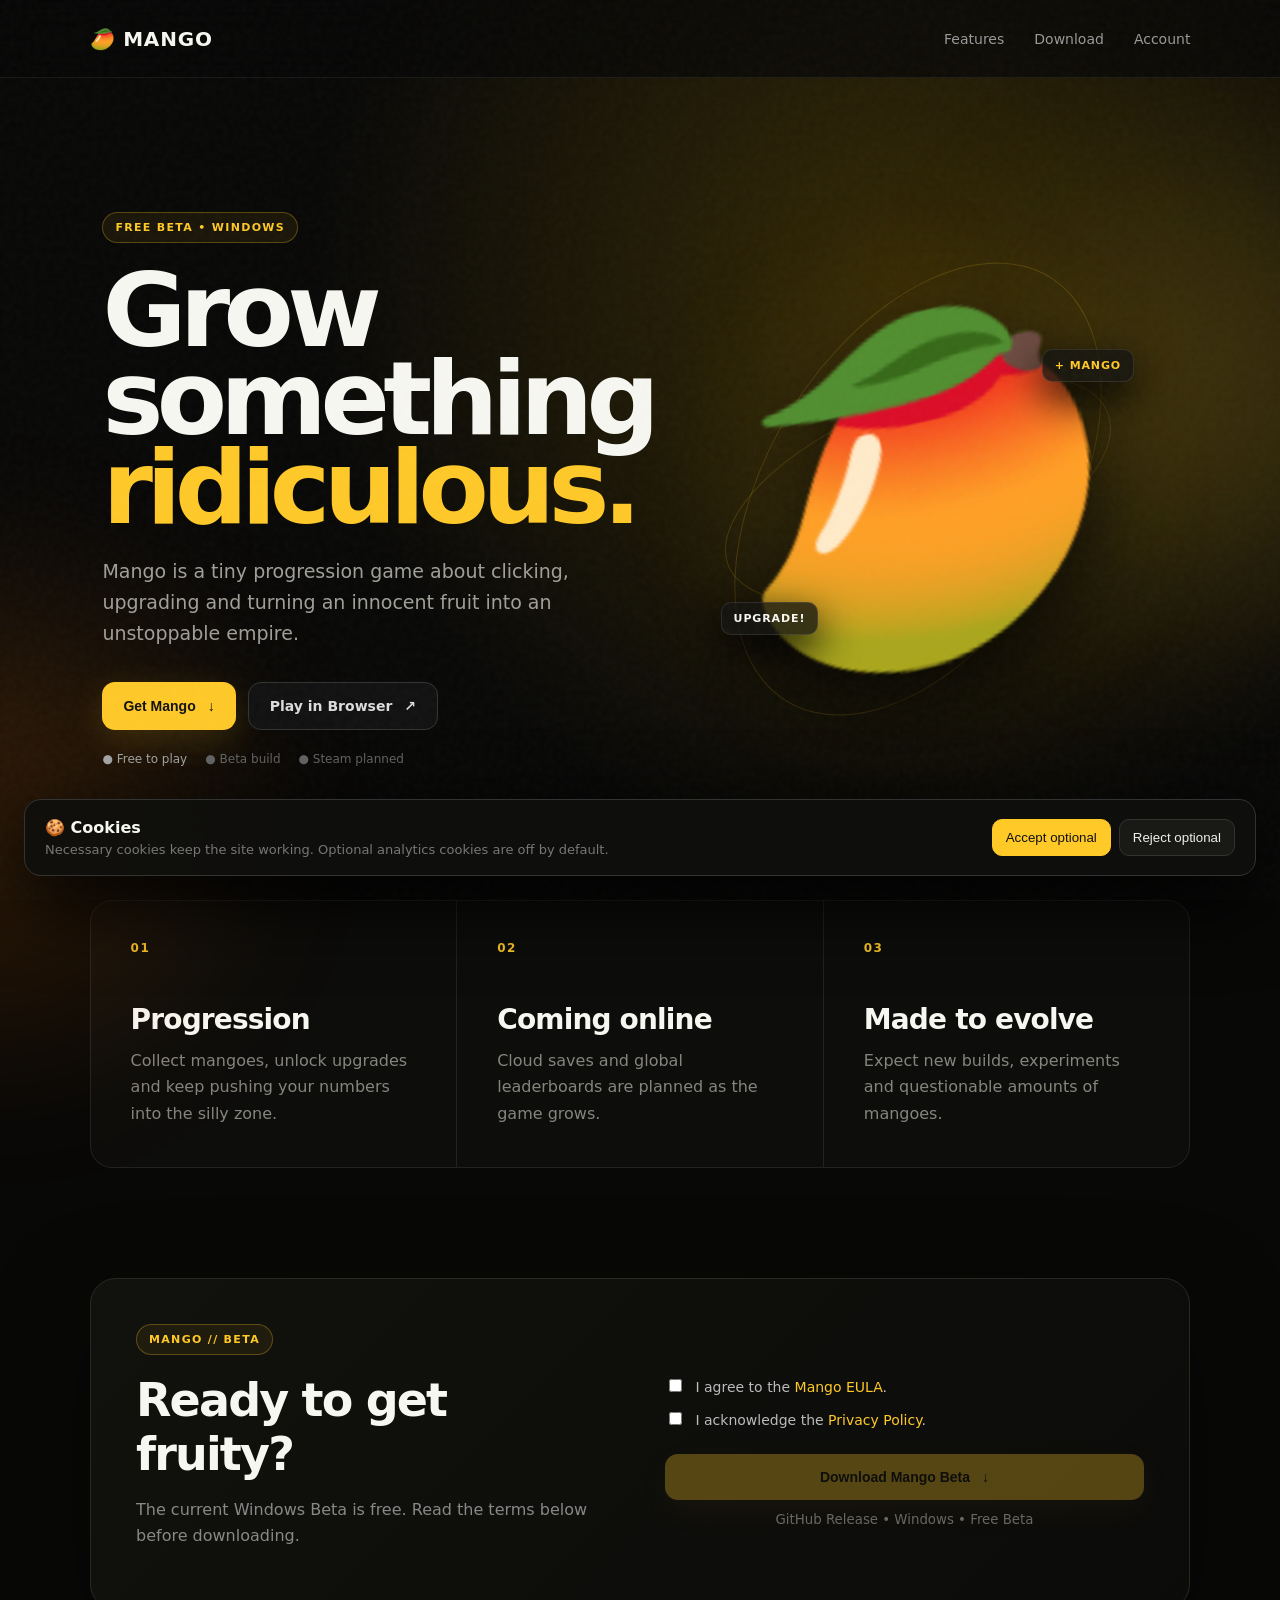
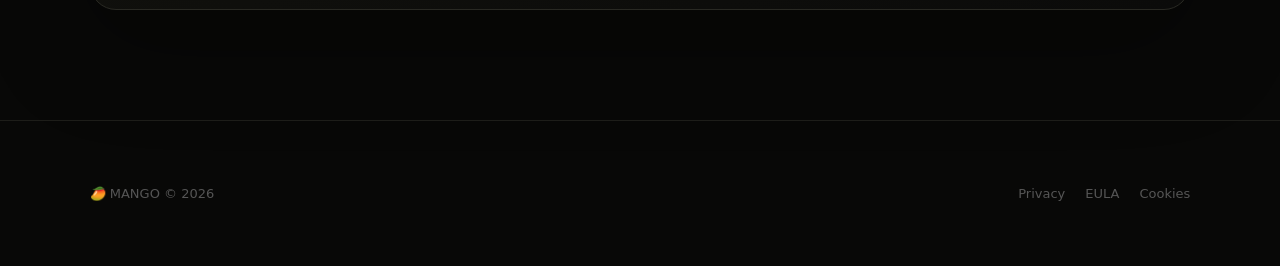
<file: index.html>
<!doctype html>
<html lang="en">
<head>
<meta charset="utf-8">
<meta name="viewport" content="width=device-width,initial-scale=1">
<title>MANGO • Free Beta</title>
<link rel="stylesheet" href="style.css">
</head>
<body>
<div class="ambient ambient-one"></div><div class="ambient ambient-two"></div>
<nav><a class="brand" href="#">🥭 <span>MANGO</span></a><div class="navlinks"><a href="#features">Features</a><a href="#download">Download</a><a href="login.html">Account</a></div></nav>
<main>
<section class="hero">
<div class="hero-copy"><span class="pill">FREE BETA • WINDOWS</span><h1>Grow something<br><em>ridiculous.</em></h1><p>Mango is a tiny progression game about clicking, upgrading and turning an innocent fruit into an unstoppable empire.</p><div class="buttons"><button class="primary" id="download">Get Mango <span>↓</span></button><a class="secondary" href="game.html">Play in Browser <span>↗</span></a></div><div class="meta"><span>● Free to play</span><span>● Beta build</span><span>● Steam planned</span></div></div>
<div class="fruit-stage"><div class="glow"></div><div class="fruit">🥭</div><div class="orbit orbit-a"></div><div class="orbit orbit-b"></div><span class="float-tag tag-one">+ MANGO</span><span class="float-tag tag-two">UPGRADE!</span></div>
</section>
<section id="features" class="grid">
<article><div class="num">01</div><h2>Progression</h2><p>Collect mangoes, unlock upgrades and keep pushing your numbers into the silly zone.</p></article>
<article><div class="num">02</div><h2>Coming online</h2><p>Cloud saves and global leaderboards are planned as the game grows.</p></article>
<article><div class="num">03</div><h2>Made to evolve</h2><p>Expect new builds, experiments and questionable amounts of mangoes.</p></article>
</section>
<section id="download" class="download-card">
<div><span class="pill">MANGO // BETA</span><h2>Ready to get fruity?</h2><p>The current Windows Beta is free. Read the terms below before downloading.</p></div>
<div class="checks">
<label><input type="checkbox" id="eulaCheck"> I agree to the <a href="EULA.md">Mango EULA</a>.</label>
<label><input type="checkbox" id="privacyCheck"> I acknowledge the <a href="PRIVACY.md">Privacy Policy</a>.</label>
<button class="primary wide" id="betaDownload" disabled>Download Mango Beta <span>↓</span></button>
<small>GitHub Release • Windows • Free Beta</small>
</div>
</section>
</main>
<footer><span>🥭 MANGO © 2026</span><div><a href="PRIVACY.md">Privacy</a><a href="EULA.md">EULA</a><a href="COOKIE_NOTICE.md">Cookies</a></div></footer>
<div class="cookie" id="cookieBanner"><div><b>🍪 Cookies</b><p>Necessary cookies keep the site working. Optional analytics cookies are off by default.</p></div><div class="cookieButtons"><button id="acceptCookies">Accept optional</button><button id="rejectCookies">Reject optional</button></div></div>
<script src="config.js"></script>
<script>
(()=>{const e=document.querySelector('#eulaCheck'),p=document.querySelector('#privacyCheck'),d=document.querySelector('#betaDownload'),top=document.querySelector('#download');const update=()=>d.disabled=!(e.checked&&p.checked);e.onchange=update;p.onchange=update;d.onclick=()=>{if(!d.disabled)location.href=MANGO_CONFIG.downloadUrl};top.querySelector('.primary')?.addEventListener('click',()=>{});const b=document.querySelector('#cookieBanner'),c=localStorage.getItem('mango-cookie-choice');if(c)b.remove();document.querySelector('#acceptCookies').onclick=()=>{localStorage.setItem('mango-cookie-choice','accepted');b.remove()};document.querySelector('#rejectCookies').onclick=()=>{localStorage.setItem('mango-cookie-choice','rejected');b.remove()};})();
</script>
</body>
</html>
</file>
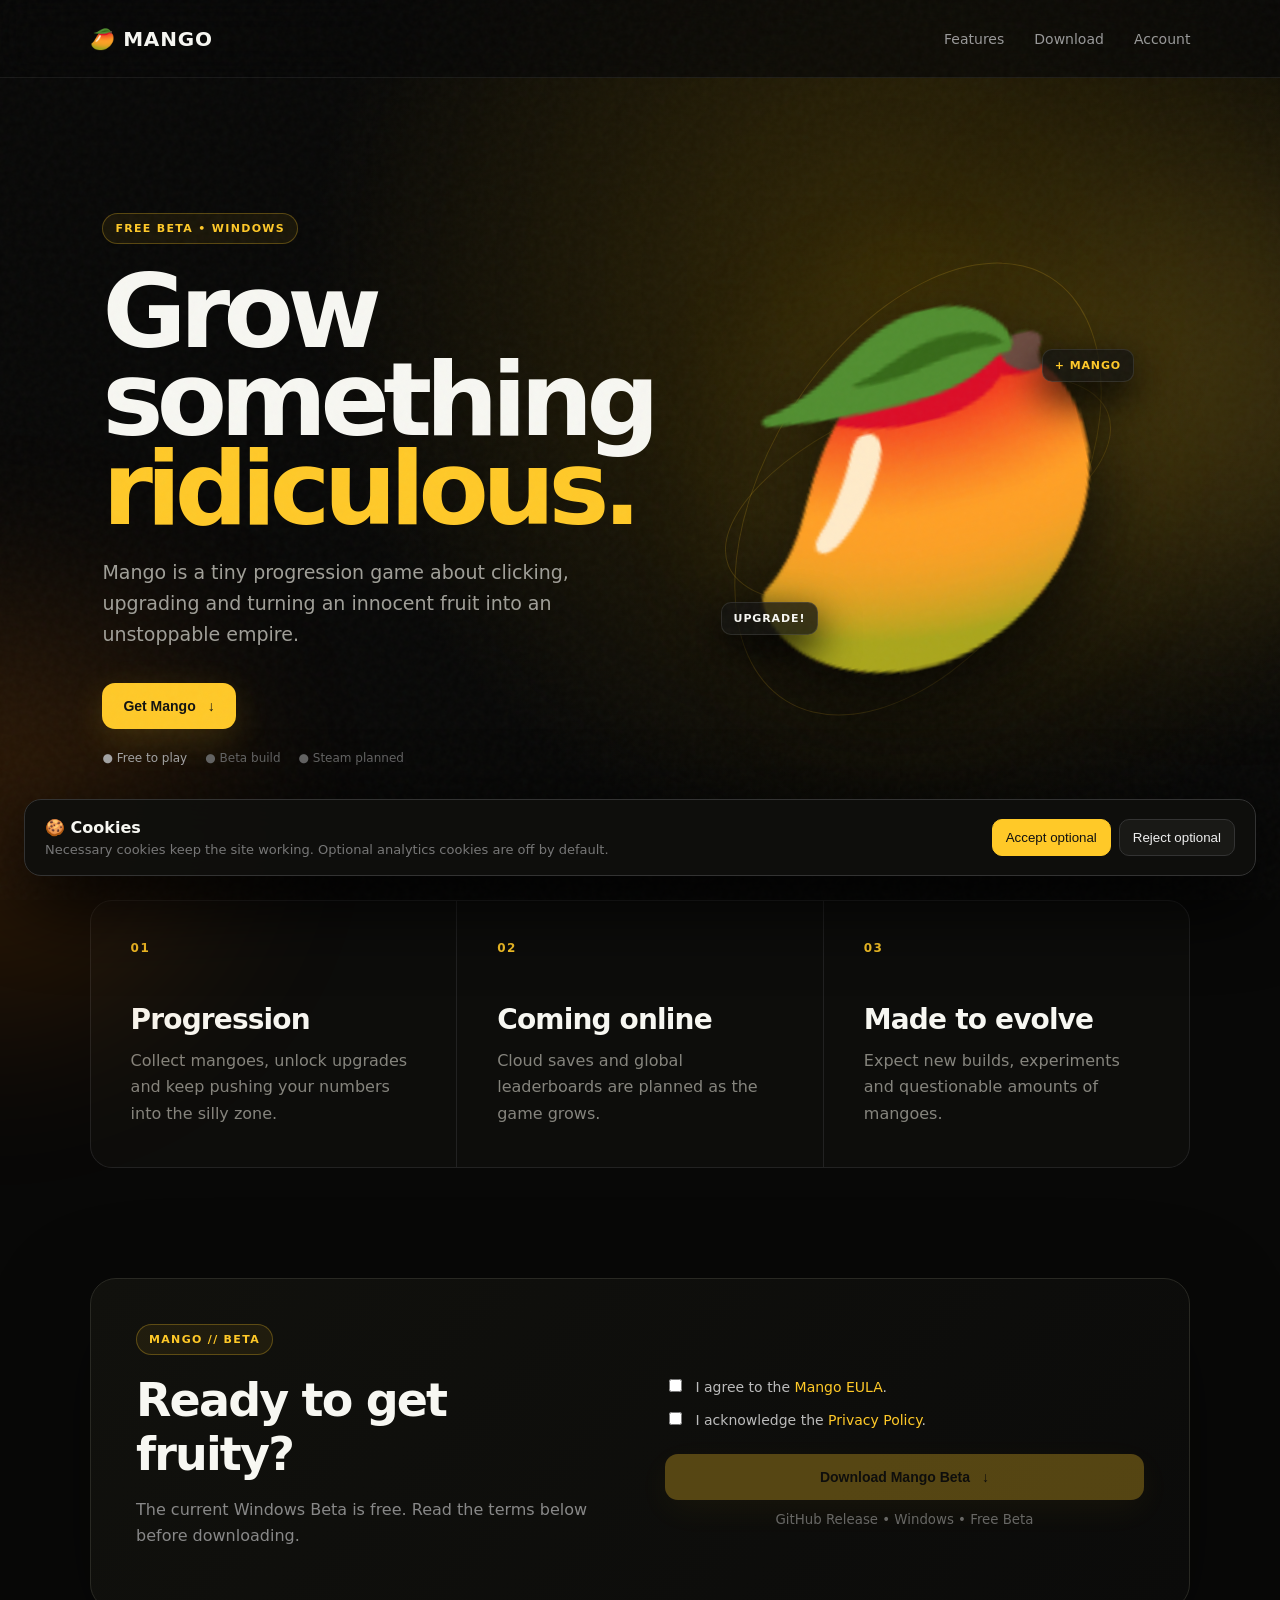
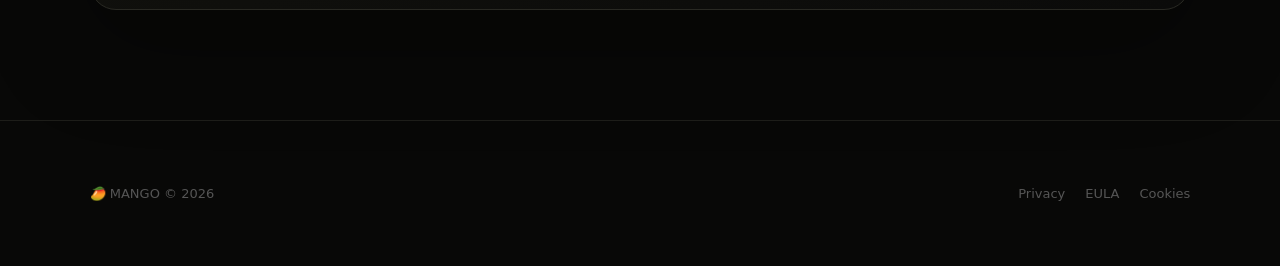
<file: website/index.html>
<!doctype html>
<html lang="en">
<head>
<meta charset="utf-8">
<meta name="viewport" content="width=device-width,initial-scale=1">
<title>MANGO • Free Beta</title>
<link rel="stylesheet" href="style.css">
</head>
<body>
<div class="ambient ambient-one"></div><div class="ambient ambient-two"></div>
<nav><a class="brand" href="#">🥭 <span>MANGO</span></a><div class="navlinks"><a href="#features">Features</a><a href="#download">Download</a><a href="login.html">Account</a></div></nav>
<main>
<section class="hero">
<div class="hero-copy"><span class="pill">FREE BETA • WINDOWS</span><h1>Grow something<br><em>ridiculous.</em></h1><p>Mango is a tiny progression game about clicking, upgrading and turning an innocent fruit into an unstoppable empire.</p><div class="buttons"><button class="primary" id="download">Get Mango <span>↓</span></button></div><div class="meta"><span>● Free to play</span><span>● Beta build</span><span>● Steam planned</span></div></div>
<div class="fruit-stage"><div class="glow"></div><div class="fruit">🥭</div><div class="orbit orbit-a"></div><div class="orbit orbit-b"></div><span class="float-tag tag-one">+ MANGO</span><span class="float-tag tag-two">UPGRADE!</span></div>
</section>
<section id="features" class="grid">
<article><div class="num">01</div><h2>Progression</h2><p>Collect mangoes, unlock upgrades and keep pushing your numbers into the silly zone.</p></article>
<article><div class="num">02</div><h2>Coming online</h2><p>Cloud saves and global leaderboards are planned as the game grows.</p></article>
<article><div class="num">03</div><h2>Made to evolve</h2><p>Expect new builds, experiments and questionable amounts of mangoes.</p></article>
</section>
<section id="download" class="download-card">
<div><span class="pill">MANGO // BETA</span><h2>Ready to get fruity?</h2><p>The current Windows Beta is free. Read the terms below before downloading.</p></div>
<div class="checks">
<label><input type="checkbox" id="eulaCheck"> I agree to the <a href="EULA.md">Mango EULA</a>.</label>
<label><input type="checkbox" id="privacyCheck"> I acknowledge the <a href="PRIVACY.md">Privacy Policy</a>.</label>
<button class="primary wide" id="betaDownload" disabled>Download Mango Beta <span>↓</span></button>
<small>GitHub Release • Windows • Free Beta</small>
</div>
</section>
</main>
<footer><span>🥭 MANGO © 2026</span><div><a href="PRIVACY.md">Privacy</a><a href="EULA.md">EULA</a><a href="COOKIE_NOTICE.md">Cookies</a></div></footer>
<div class="cookie" id="cookieBanner"><div><b>🍪 Cookies</b><p>Necessary cookies keep the site working. Optional analytics cookies are off by default.</p></div><div class="cookieButtons"><button id="acceptCookies">Accept optional</button><button id="rejectCookies">Reject optional</button></div></div>
<script src="config.js"></script>
<script>
(()=>{const e=document.querySelector('#eulaCheck'),p=document.querySelector('#privacyCheck'),d=document.querySelector('#betaDownload'),top=document.querySelector('#download');const update=()=>d.disabled=!(e.checked&&p.checked);e.onchange=update;p.onchange=update;d.onclick=()=>{if(!d.disabled)location.href=MANGO_CONFIG.downloadUrl};top.querySelector('.primary')?.addEventListener('click',()=>{});const b=document.querySelector('#cookieBanner'),c=localStorage.getItem('mango-cookie-choice');if(c)b.remove();document.querySelector('#acceptCookies').onclick=()=>{localStorage.setItem('mango-cookie-choice','accepted');b.remove()};document.querySelector('#rejectCookies').onclick=()=>{localStorage.setItem('mango-cookie-choice','rejected');b.remove()};})();
</script>
</body>
</html>
</file>
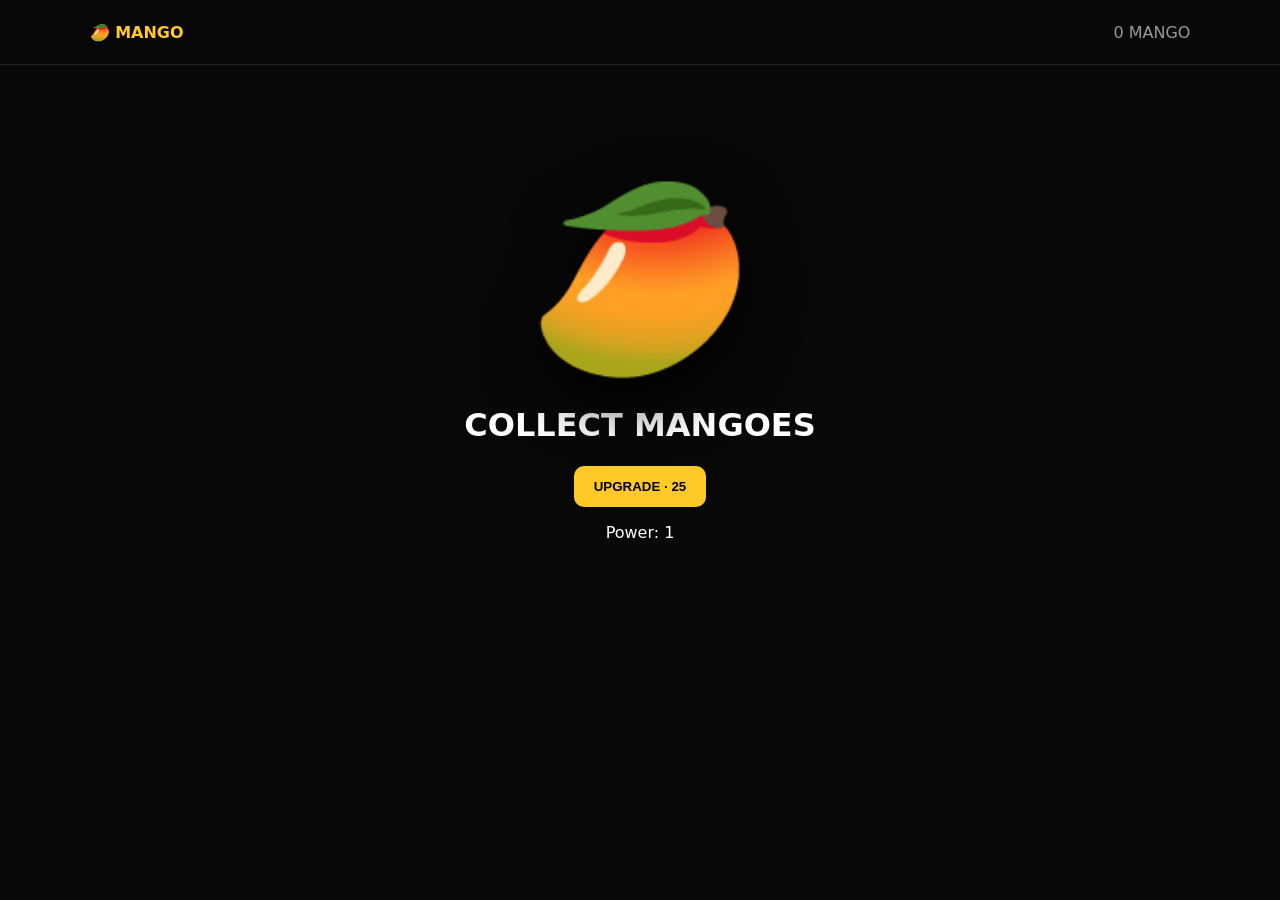
<file: game.html>
<!doctype html><html lang="tr"><head><meta charset="utf-8"><meta name="viewport" content="width=device-width,initial-scale=1"><title>MANGO GAME</title><link rel="stylesheet" href="game.css"></head><body><div class="top"><b>🥭 MANGO</b><span id="score">0 MANGO</span></div><main><div class="orb" id="mango">🥭</div><h1>COLLECT MANGOES</h1><button id="upgrade">UPGRADE · 25</button><p id="power">Power: 1</p></main><script src="../game/game.js"></script></body></html>
</file>
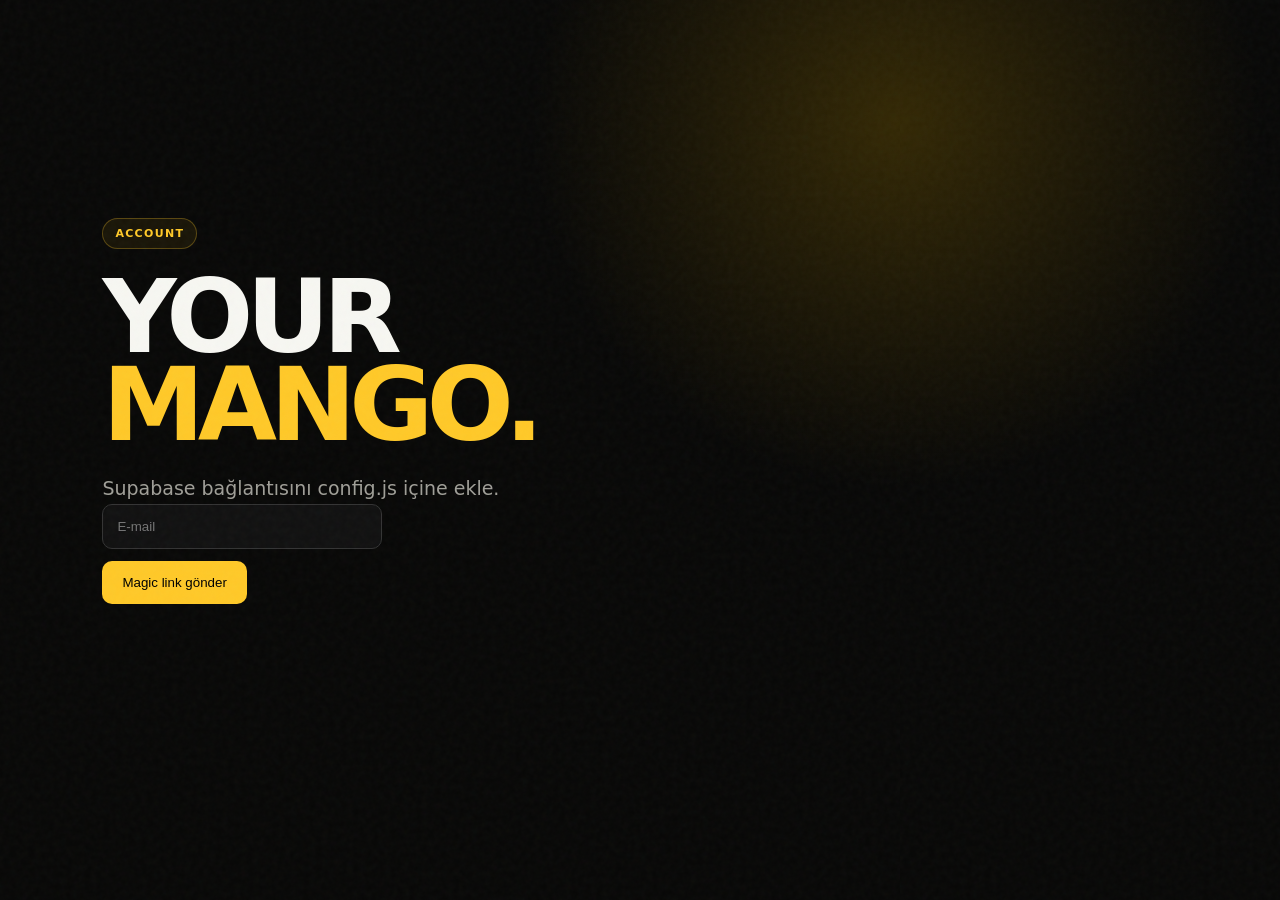
<file: login.html>
<!doctype html><html lang="tr"><head><meta charset="utf-8"><meta name="viewport" content="width=device-width,initial-scale=1"><title>MANGO Account</title><link rel="stylesheet" href="style.css"></head><body><main class="hero"><div><span class="pill">ACCOUNT</span><h1>YOUR<br><em>MANGO.</em></h1><p id="status">Supabase bağlantısını config.js içine ekle.</p><input id="email" placeholder="E-mail" style="padding:14px;width:280px;background:#111;border:1px solid #333;color:white;border-radius:10px"><br><button id="login" style="margin-top:12px;padding:14px 20px;border:0;border-radius:10px;background:#ffc928">Magic link gönder</button></div></main><script src="config.js"></script><script>document.querySelector('#login').onclick=async()=>{if(!MANGO_CONFIG.supabaseUrl){status.textContent='Önce Supabase URL + publishable key ekle knk.';return}status.textContent='Supabase client burada bağlanacak.'};</script></body></html>
</file>
<file: style.css>
:root{font-family:Inter,ui-sans-serif,system-ui,-apple-system,sans-serif;color:#f7f7f2;background:#080807;scroll-behavior:smooth}*{box-sizing:border-box}body{margin:0;overflow-x:hidden;background:radial-gradient(circle at 70% 15%,#332805 0,transparent 32%),#080807}body:before{content:"";position:fixed;inset:0;pointer-events:none;opacity:.035;background-image:url("data:image/svg+xml,%3Csvg viewBox='0 0 160 160' xmlns='http://www.w3.org/2000/svg'%3E%3Cfilter id='n'%3E%3CfeTurbulence type='fractalNoise' baseFrequency='.9' numOctaves='4' stitchTiles='stitch'/%3E%3C/filter%3E%3Crect width='100%25' height='100%25' filter='url(%23n)'/%3E%3C/svg%3E");z-index:20}.ambient{position:fixed;width:420px;height:420px;border-radius:50%;filter:blur(100px);opacity:.14;pointer-events:none}.ambient-one{background:#ffc928;right:-160px;top:180px}.ambient-two{background:#ff7b00;left:-220px;bottom:-120px}a{color:inherit;text-decoration:none}nav{height:78px;padding:0 7%;display:flex;align-items:center;justify-content:space-between;position:sticky;top:0;z-index:10;background:rgba(8,8,7,.72);backdrop-filter:blur(18px);border-bottom:1px solid rgba(255,255,255,.07)}.brand{font-weight:900;letter-spacing:.04em;font-size:20px}.navlinks{display:flex;gap:30px;color:#999;font-size:14px}.navlinks a{transition:color .2s}.navlinks a:hover{color:#ffc928}.hero{min-height:calc(100vh - 78px);max-width:1400px;margin:auto;padding:8% 8%;display:grid;grid-template-columns:1.05fr .95fr;align-items:center;gap:30px}.hero-copy{animation:rise .8s ease both}.pill{display:inline-block;border:1px solid rgba(255,201,40,.28);background:rgba(255,201,40,.07);padding:8px 12px;border-radius:99px;color:#ffc928;font-size:11px;font-weight:800;letter-spacing:.12em}.hero h1{font-size:clamp(60px,8vw,116px);line-height:.86;letter-spacing:-.065em;margin:24px 0}.hero h1 em{font-style:normal;color:#ffc928}.hero p{max-width:590px;color:#a09f98;font-size:19px;line-height:1.65;margin:0}.buttons{display:flex;gap:12px;margin:32px 0 22px}.primary,.secondary{display:inline-flex;align-items:center;justify-content:center;gap:12px;padding:15px 21px;border-radius:13px;font-weight:800;font-size:14px;transition:transform .2s,box-shadow .2s,background .2s}.primary{border:0;background:#ffc928;color:#111;cursor:pointer;box-shadow:0 10px 35px rgba(255,201,40,.16)}.primary:hover:not(:disabled){transform:translateY(-3px);box-shadow:0 16px 45px rgba(255,201,40,.27)}.primary:disabled{opacity:.3;cursor:not-allowed}.secondary{border:1px solid #333;background:#111;color:#ddd}.secondary:hover{transform:translateY(-3px);border-color:#555}.meta{display:flex;gap:18px;color:#666;font-size:12px}.meta span:first-child{color:#aaa}.fruit-stage{height:560px;position:relative;display:grid;place-items:center;animation:float 5s ease-in-out infinite}.fruit{font-size:clamp(190px,25vw,330px);filter:drop-shadow(0 35px 40px rgba(0,0,0,.75));transform:rotate(-13deg);z-index:2;user-select:none}.glow{position:absolute;width:280px;height:280px;border-radius:50%;background:#ffc928;filter:blur(95px);opacity:.16}.orbit{position:absolute;border:1px solid rgba(255,201,40,.18);border-radius:50%;width:410px;height:180px;transform:rotate(-22deg);animation:spin 10s linear infinite}.orbit-b{width:300px;height:500px;transform:rotate(32deg);animation-direction:reverse}.float-tag{position:absolute;padding:9px 12px;border-radius:10px;background:rgba(20,20,17,.8);border:1px solid rgba(255,255,255,.1);font-size:11px;font-weight:800;letter-spacing:.08em;box-shadow:0 15px 40px #000;z-index:3}.tag-one{right:4%;top:25%;color:#ffc928;animation:tag 3s ease-in-out infinite}.tag-two{left:8%;bottom:24%;animation:tag 3.4s ease-in-out infinite reverse}.grid{display:grid;grid-template-columns:repeat(3,1fr);gap:1px;margin:0 7%;border:1px solid #222;background:#222;border-radius:22px;overflow:hidden}.grid article{background:#0d0d0b;padding:40px;min-height:245px;transition:background .3s,transform .3s}.grid article:hover{background:#13130f}.num{color:#ffc928;font-size:12px;font-weight:900;letter-spacing:.12em}.grid h2{font-size:28px;letter-spacing:-.03em;margin:48px 0 12px}.grid p{color:#85847d;line-height:1.65;margin:0}.download-card{max-width:1100px;margin:110px auto;padding:45px;display:grid;grid-template-columns:1fr 1fr;gap:50px;align-items:center;border:1px solid #292923;border-radius:26px;background:linear-gradient(135deg,#11110d,#0b0b0a);box-shadow:0 30px 100px rgba(0,0,0,.35)}.download-card h2{font-size:46px;letter-spacing:-.04em;margin:18px 0 10px}.download-card p{color:#888;line-height:1.6}.checks label{display:block;color:#bbb;margin:14px 0;font-size:14px}.checks input{accent-color:#ffc928;margin-right:9px}.checks a{color:#ffc928}.wide{width:100%;margin-top:12px}.checks small{display:block;color:#666;text-align:center;margin-top:12px}footer{padding:65px 7%;display:flex;justify-content:space-between;color:#555;font-size:13px;border-top:1px solid #1d1d19}footer div{display:flex;gap:20px}footer a:hover{color:#aaa}.cookie{position:fixed;left:24px;right:24px;bottom:24px;z-index:30;display:flex;justify-content:space-between;align-items:center;gap:24px;padding:18px 20px;border:1px solid #333;border-radius:17px;background:rgba(15,15,13,.94);backdrop-filter:blur(18px);box-shadow:0 25px 80px #000}.cookie p{margin:5px 0 0;color:#777;font-size:13px}.cookieButtons{display:flex;gap:8px}.cookieButtons button{padding:10px 13px;border-radius:10px;border:1px solid #333;background:#191916;color:#eee;cursor:pointer}.cookieButtons button:first-child{background:#ffc928;color:#111;border-color:#ffc928}@keyframes rise{from{opacity:0;transform:translateY(22px)}to{opacity:1;transform:none}}@keyframes float{0%,100%{transform:translateY(0) rotate(0)}50%{transform:translateY(-12px) rotate(1deg)}}@keyframes spin{to{transform:rotate(338deg)}}@keyframes tag{50%{transform:translateY(-8px)}}@media(max-width:850px){.hero{grid-template-columns:1fr;padding:80px 7% 40px}.fruit-stage{height:390px}.fruit{font-size:180px}.grid{grid-template-columns:1fr;margin:0 7%}.download-card{grid-template-columns:1fr;margin:80px 7%;padding:30px}.download-card h2{font-size:36px}.navlinks{gap:13px}.cookie{left:12px;right:12px;bottom:12px;display:block}.cookieButtons{margin-top:13px}.meta{flex-wrap:wrap}.hero h1{font-size:clamp(55px,15vw,90px)}}
</file>
<file: website/style.css>
:root{font-family:Inter,ui-sans-serif,system-ui,-apple-system,sans-serif;color:#f7f7f2;background:#080807;scroll-behavior:smooth}*{box-sizing:border-box}body{margin:0;overflow-x:hidden;background:radial-gradient(circle at 70% 15%,#332805 0,transparent 32%),#080807}body:before{content:"";position:fixed;inset:0;pointer-events:none;opacity:.035;background-image:url("data:image/svg+xml,%3Csvg viewBox='0 0 160 160' xmlns='http://www.w3.org/2000/svg'%3E%3Cfilter id='n'%3E%3CfeTurbulence type='fractalNoise' baseFrequency='.9' numOctaves='4' stitchTiles='stitch'/%3E%3C/filter%3E%3Crect width='100%25' height='100%25' filter='url(%23n)'/%3E%3C/svg%3E");z-index:20}.ambient{position:fixed;width:420px;height:420px;border-radius:50%;filter:blur(100px);opacity:.14;pointer-events:none}.ambient-one{background:#ffc928;right:-160px;top:180px}.ambient-two{background:#ff7b00;left:-220px;bottom:-120px}a{color:inherit;text-decoration:none}nav{height:78px;padding:0 7%;display:flex;align-items:center;justify-content:space-between;position:sticky;top:0;z-index:10;background:rgba(8,8,7,.72);backdrop-filter:blur(18px);border-bottom:1px solid rgba(255,255,255,.07)}.brand{font-weight:900;letter-spacing:.04em;font-size:20px}.navlinks{display:flex;gap:30px;color:#999;font-size:14px}.navlinks a{transition:color .2s}.navlinks a:hover{color:#ffc928}.hero{min-height:calc(100vh - 78px);max-width:1400px;margin:auto;padding:8% 8%;display:grid;grid-template-columns:1.05fr .95fr;align-items:center;gap:30px}.hero-copy{animation:rise .8s ease both}.pill{display:inline-block;border:1px solid rgba(255,201,40,.28);background:rgba(255,201,40,.07);padding:8px 12px;border-radius:99px;color:#ffc928;font-size:11px;font-weight:800;letter-spacing:.12em}.hero h1{font-size:clamp(60px,8vw,116px);line-height:.86;letter-spacing:-.065em;margin:24px 0}.hero h1 em{font-style:normal;color:#ffc928}.hero p{max-width:590px;color:#a09f98;font-size:19px;line-height:1.65;margin:0}.buttons{display:flex;gap:12px;margin:32px 0 22px}.primary,.secondary{display:inline-flex;align-items:center;justify-content:center;gap:12px;padding:15px 21px;border-radius:13px;font-weight:800;font-size:14px;transition:transform .2s,box-shadow .2s,background .2s}.primary{border:0;background:#ffc928;color:#111;cursor:pointer;box-shadow:0 10px 35px rgba(255,201,40,.16)}.primary:hover:not(:disabled){transform:translateY(-3px);box-shadow:0 16px 45px rgba(255,201,40,.27)}.primary:disabled{opacity:.3;cursor:not-allowed}.secondary{border:1px solid #333;background:#111;color:#ddd}.secondary:hover{transform:translateY(-3px);border-color:#555}.meta{display:flex;gap:18px;color:#666;font-size:12px}.meta span:first-child{color:#aaa}.fruit-stage{height:560px;position:relative;display:grid;place-items:center;animation:float 5s ease-in-out infinite}.fruit{font-size:clamp(190px,25vw,330px);filter:drop-shadow(0 35px 40px rgba(0,0,0,.75));transform:rotate(-13deg);z-index:2;user-select:none}.glow{position:absolute;width:280px;height:280px;border-radius:50%;background:#ffc928;filter:blur(95px);opacity:.16}.orbit{position:absolute;border:1px solid rgba(255,201,40,.18);border-radius:50%;width:410px;height:180px;transform:rotate(-22deg);animation:spin 10s linear infinite}.orbit-b{width:300px;height:500px;transform:rotate(32deg);animation-direction:reverse}.float-tag{position:absolute;padding:9px 12px;border-radius:10px;background:rgba(20,20,17,.8);border:1px solid rgba(255,255,255,.1);font-size:11px;font-weight:800;letter-spacing:.08em;box-shadow:0 15px 40px #000;z-index:3}.tag-one{right:4%;top:25%;color:#ffc928;animation:tag 3s ease-in-out infinite}.tag-two{left:8%;bottom:24%;animation:tag 3.4s ease-in-out infinite reverse}.grid{display:grid;grid-template-columns:repeat(3,1fr);gap:1px;margin:0 7%;border:1px solid #222;background:#222;border-radius:22px;overflow:hidden}.grid article{background:#0d0d0b;padding:40px;min-height:245px;transition:background .3s,transform .3s}.grid article:hover{background:#13130f}.num{color:#ffc928;font-size:12px;font-weight:900;letter-spacing:.12em}.grid h2{font-size:28px;letter-spacing:-.03em;margin:48px 0 12px}.grid p{color:#85847d;line-height:1.65;margin:0}.download-card{max-width:1100px;margin:110px auto;padding:45px;display:grid;grid-template-columns:1fr 1fr;gap:50px;align-items:center;border:1px solid #292923;border-radius:26px;background:linear-gradient(135deg,#11110d,#0b0b0a);box-shadow:0 30px 100px rgba(0,0,0,.35)}.download-card h2{font-size:46px;letter-spacing:-.04em;margin:18px 0 10px}.download-card p{color:#888;line-height:1.6}.checks label{display:block;color:#bbb;margin:14px 0;font-size:14px}.checks input{accent-color:#ffc928;margin-right:9px}.checks a{color:#ffc928}.wide{width:100%;margin-top:12px}.checks small{display:block;color:#666;text-align:center;margin-top:12px}footer{padding:65px 7%;display:flex;justify-content:space-between;color:#555;font-size:13px;border-top:1px solid #1d1d19}footer div{display:flex;gap:20px}footer a:hover{color:#aaa}.cookie{position:fixed;left:24px;right:24px;bottom:24px;z-index:30;display:flex;justify-content:space-between;align-items:center;gap:24px;padding:18px 20px;border:1px solid #333;border-radius:17px;background:rgba(15,15,13,.94);backdrop-filter:blur(18px);box-shadow:0 25px 80px #000}.cookie p{margin:5px 0 0;color:#777;font-size:13px}.cookieButtons{display:flex;gap:8px}.cookieButtons button{padding:10px 13px;border-radius:10px;border:1px solid #333;background:#191916;color:#eee;cursor:pointer}.cookieButtons button:first-child{background:#ffc928;color:#111;border-color:#ffc928}@keyframes rise{from{opacity:0;transform:translateY(22px)}to{opacity:1;transform:none}}@keyframes float{0%,100%{transform:translateY(0) rotate(0)}50%{transform:translateY(-12px) rotate(1deg)}}@keyframes spin{to{transform:rotate(338deg)}}@keyframes tag{50%{transform:translateY(-8px)}}@media(max-width:850px){.hero{grid-template-columns:1fr;padding:80px 7% 40px}.fruit-stage{height:390px}.fruit{font-size:180px}.grid{grid-template-columns:1fr;margin:0 7%}.download-card{grid-template-columns:1fr;margin:80px 7%;padding:30px}.download-card h2{font-size:36px}.navlinks{gap:13px}.cookie{left:12px;right:12px;bottom:12px;display:block}.cookieButtons{margin-top:13px}.meta{flex-wrap:wrap}.hero h1{font-size:clamp(55px,15vw,90px)}}
</file>
<file: game.css>
body{margin:0;background:#080808;color:#fff;font-family:system-ui;text-align:center}.top{height:64px;padding:0 7%;display:flex;align-items:center;justify-content:space-between;border-bottom:1px solid #222}.top b{color:#ffc928}.top span{color:#999}main{padding-top:12vh}.orb{font-size:180px;cursor:pointer;user-select:none;transition:.08s;filter:drop-shadow(0 20px 30px #000)}.orb:active{transform:scale(.88)}button{background:#ffc928;border:0;padding:13px 20px;border-radius:10px;font-weight:800;cursor:pointer}
</file>
